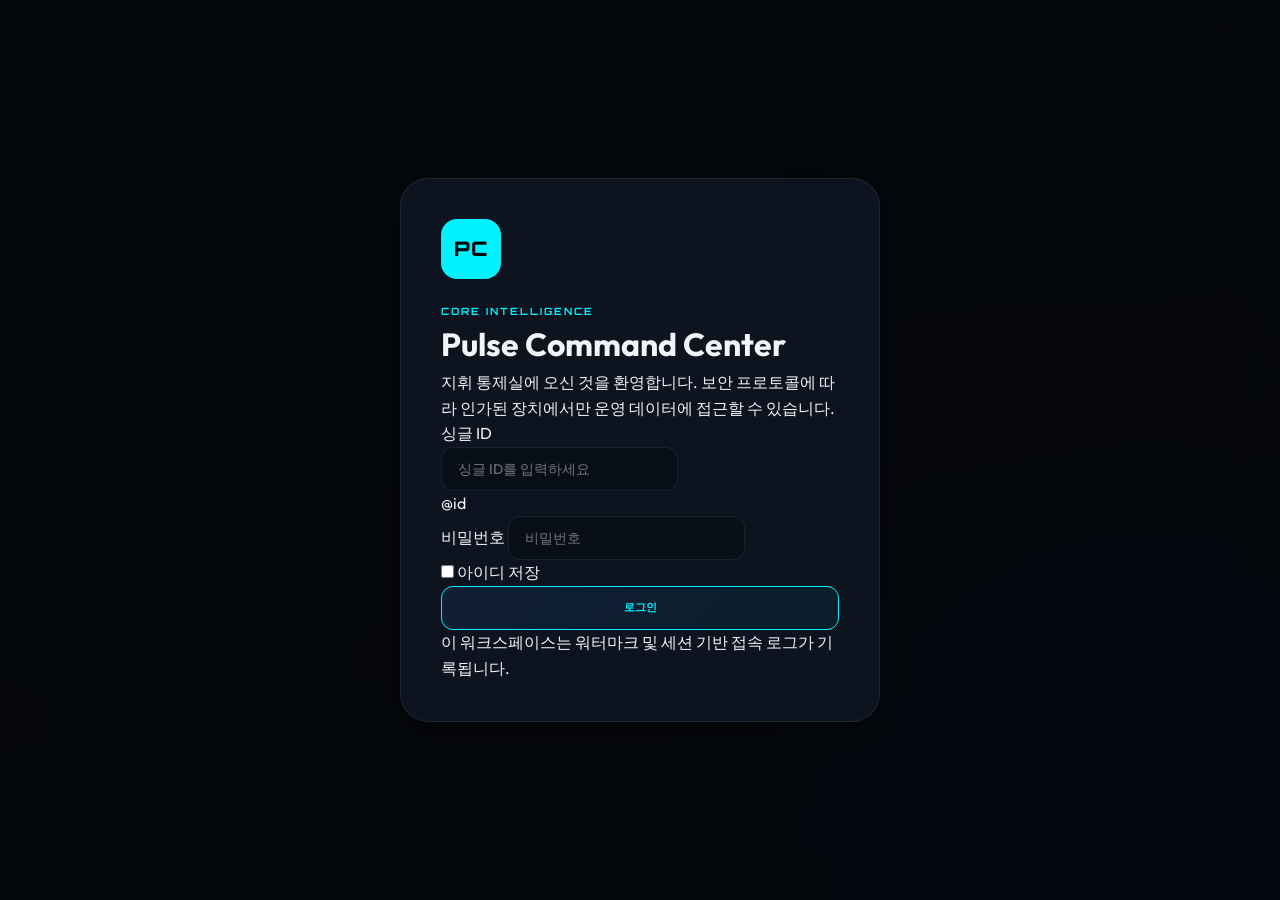
<file: docs/index.html>
<!doctype html>
<html lang="ko">
<head>
  <meta charset="utf-8"/>
  <meta name="viewport" content="width=device-width,initial-scale=1"/>
  <title>Pulse Command Center | AI Agent Office</title>
  <link rel="stylesheet" href="./assets/css/base.css" />
  <link rel="stylesheet" href="./assets/css/print.css" />
  <script src="./env.js"></script>
</head>
<body>
  <div class="print-header" id="printHeader">
    <div class="site-name" id="printSiteName"></div>
    <div class="print-meta" id="printMeta"></div>
  </div>
  <div class="login-overlay show" id="loginOverlay">
    <div class="login-card glass-container">
      <div class="login-brand">
        <div class="login-mark font-tech">PC</div>
        <div>
          <div class="eyebrow font-tech">Core Intelligence</div>
          <h1>Pulse Command Center</h1>
          <p>지휘 통제실에 오신 것을 환영합니다. 보안 프로토콜에 따라 인가된 장치에서만 운영 데이터에 접근할 수 있습니다.</p>
        </div>
      </div>

      <div class="login-grid">
        <label class="field">
          <span>싱글 ID</span>
          <div class="login-id-wrap">
            <input id="loginId" class="input login-id-input" type="text" autocomplete="username" placeholder="싱글 ID를 입력하세요" />
            <div class="login-id-suffix">@id</div>
          </div>
        </label>
        <label class="field">
          <span>비밀번호</span>
          <input id="loginPassword" class="input" type="password" autocomplete="current-password" placeholder="비밀번호" />
        </label>
      </div>

      <label class="login-save">
        <input id="rememberLoginId" type="checkbox" />
        <span>아이디 저장</span>
      </label>
      <button class="btn btn-hero" id="loginBtn" style="width:100%">로그인</button>
      <div class="login-error" id="loginError"></div>
      <div class="login-note">이 워크스페이스는 워터마크 및 세션 기반 접속 로그가 기록됩니다.</div>
    </div>
  </div>

  <div class="watermark-layer" id="watermarkLayer" aria-hidden="true"></div>

  <div class="app-shell app-shell--locked" id="appShell">
    <header class="topbar glass-container">
      <div class="brand-block">
        <div class="logo font-tech">PC</div>
        <div>
          <div class="eyebrow font-tech">Autonomous System</div>
          <div class="headline">Pulse Command Center</div>
        </div>
      </div>

      <div class="ctrl">
        <input id="dateInput" type="date" aria-label="Date" />
      </div>

      <div class="auth-box">
        <div class="auth-meta">
          <div class="auth-name" id="userName">-</div>
          <div class="auth-role" id="userRole">-</div>
        </div>
        <button class="btn btn-ghost" id="logoutBtn" type="button">로그아웃</button>
      </div>
    </header>

    <section class="hero-strip glass-container" style="margin: 20px; border-radius: 12px;">
      <div class="hero-copy">
        <div class="eyebrow font-tech">Secure Workspace Active</div>
        <h2>실시간 운영 데이터 분석 및 에이전트 협업을 위한 통합 지휘 환경입니다.</h2>
        <p id="sessionHint">보안 프로토콜을 확인 중입니다...</p>
      </div>
      <div class="hero-glow"></div>
    </section>

    <nav class="tab-row glass-container" id="tabs" style="margin: 0 20px; border-radius: 8px;">
      <button class="tab on font-tech" data-tab="worklog">Worklog</button>
      <button class="tab font-tech"    data-tab="report">Reports</button>
      <button class="tab font-tech"    data-tab="insights">Insights</button>
      <button class="tab font-tech"    data-tab="calc">Analytics</button>
      <button class="tab font-tech"    data-tab="ref">Reference</button>
      <button class="tab font-tech"    data-tab="neural">Core</button>
    </nav>

    <main>
      <section class="panel on" id="p-worklog"></section>
      <section class="panel"    id="p-report"></section>
      <section class="panel"    id="p-insights"></section>
      <section class="panel"    id="p-calc"></section>
      <section class="panel"    id="p-ref"></section>
      
      <!-- [NEW] Autonomous Skill Tree Section -->
      <section class="panel" id="p-neural">
        <div class="card glass-container">
          <div class="card-hdr">
            <h2 class="font-tech">Neural Skill Matrix</h2>
          </div>
          <div class="card-body">
            <div class="eyebrow font-tech">Core Capabilities</div>
            <div id="skillTree" class="skill-tree-hex">
              <!-- Nodes will be injected via JS -->
              <div class="skill-node active" style="top: 130px; left: 50%; transform: translateX(-50%);">
                <span class="font-tech" style="font-size: 10px;">CORE</span>
              </div>
            </div>
            <div class="login-note">자비스 코어의 성장 상태를 시각화한 신경망 맵입니다.</div>
          </div>
        </div>
      </section>
    </main>
    <footer class="glass-container" style="padding:20px; text-align:center; margin: 20px; border-radius: 8px;">
      <div style="font-size:11px; color:var(--accent-cyan); font-weight:700; letter-spacing:1px; font-family:'Orbitron', sans-serif;">
        SYSTEM STATUS: ONLINE | ENCRYPTION: ACTIVE
      </div>
      <div style="font-size:10px; color:var(--text-dim); margin-top:8px;">
        This workspace is protected by Pulse Security Protocols. Unauthorized access or data leakage is strictly prohibited.
      </div>
      <div style="font-size:9px; color:var(--text-dim); margin-top:4px; opacity: 0.5;">
        © 2026 Pulse AI Agent Office. All operations are logged.
      </div>
    </footer>
  </div>

  <div class="copy-toast" id="toast">Done</div>

  <!-- [NEW] Neural Briefing System Overlay -->
  <div id="briefingOverlay" class="glass-container">
    <div class="eyebrow font-tech">Neural Briefing</div>
    <div class="briefing-alert">
      <p id="briefingText" style="font-size: 13px; line-height: 1.6; color: var(--text-main);">
        최적화 상태를 확인 중입니다...
      </p>
    </div>
    <div id="briefingActions" style="display: flex; gap: 10px; margin-top: 15px;">
      <button class="btn btn-primary font-tech" style="font-size: 9px; flex:1">Action: Optimize</button>
      <button onclick="document.getElementById('briefingOverlay').classList.remove('visible')" 
              class="btn font-tech" style="font-size: 9px; border-color: var(--err); color: var(--err);">Ignore</button>
    </div>
  </div>

  <script type="module" src="./assets/js/app.js"></script>
</body>
</html>
</file>
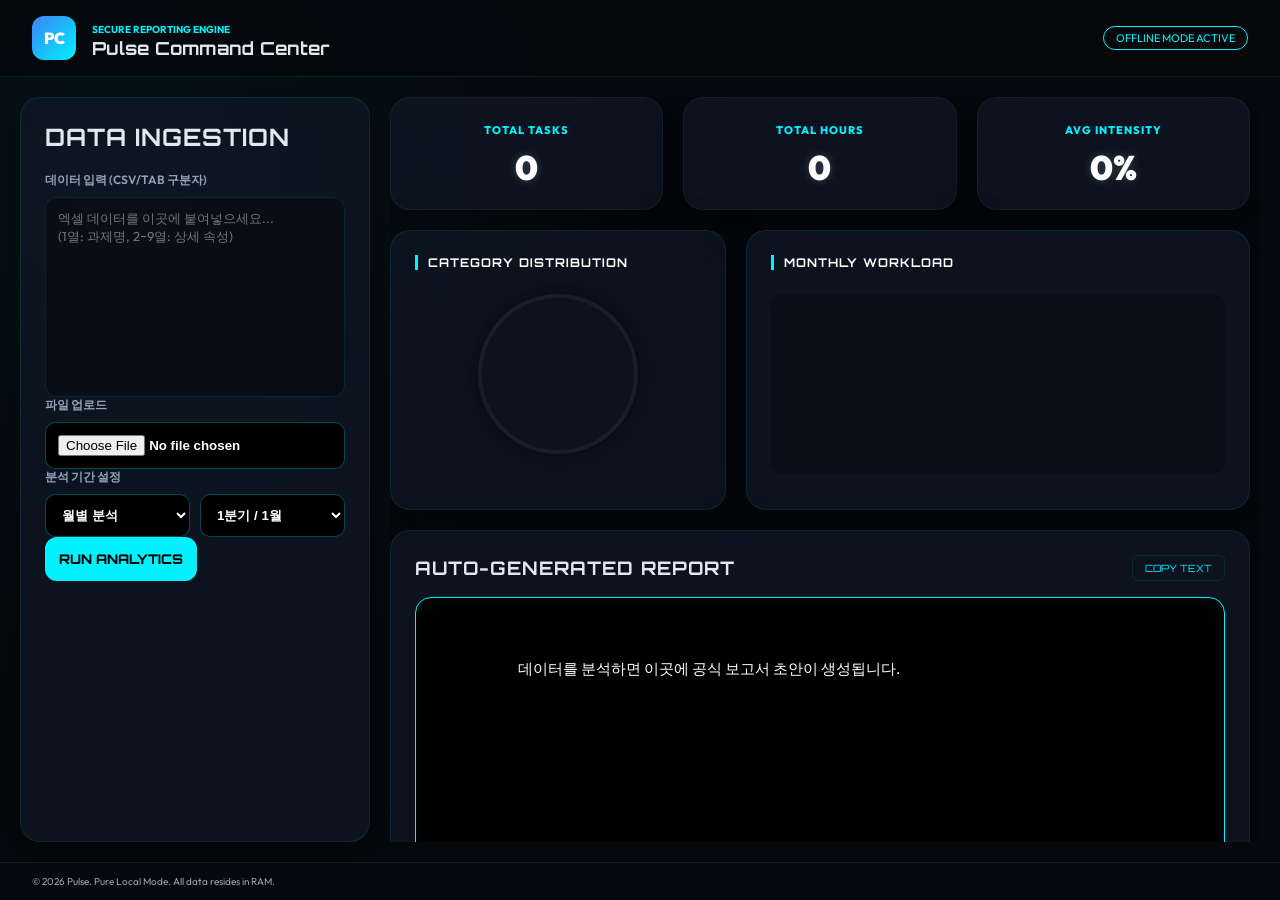
<file: pulse-reports/index.html>
<!DOCTYPE html>
<html lang="ko">
<head>
    <meta charset="UTF-8">
    <meta name="viewport" content="width=device-width, initial-scale=1.0">
    <title>Pulse | Offline Performance Reporting System</title>
    <link rel="stylesheet" href="style.css">
</head>
<body>
    <div class="app-container">
        <!-- 상단 헤더 -->
        <header class="header">
            <div class="logo-area">
                <div class="logo">PC</div>
                <div class="brand">
                    <span class="eyebrow">Secure Reporting Engine</span>
                    <h1>Pulse Command Center</h1>
                </div>
            </div>
            <div class="status-badge">OFFLINE MODE ACTIVE</div>
        </header>

        <main class="main-layout">
            <!-- 좌측 패널: 데이터 입력 및 제어 -->
            <aside class="panel-left glass">
                <div class="pane-hdr">
                    <h2 class="font-tech">DATA INGESTION</h2>
                </div>
                <div class="pane-body">
                    <div class="field">
                        <label>데이터 입력 (CSV/Tab 구분자)</label>
                        <textarea id="rawInput" placeholder="엑셀 데이터를 이곳에 붙여넣으세요...&#10;(1열: 과제명, 2~9열: 상세 속성)"></textarea>
                    </div>
                    <div class="field">
                        <label>파일 업로드</label>
                        <input type="file" id="fileInput" accept=".csv,.txt,.json">
                    </div>
                    <div class="hr"></div>
                    <div class="field">
                        <label>분석 기간 설정</label>
                        <div class="filter-group">
                            <select id="periodType">
                                <option value="month">월별 분석</option>
                                <option value="quarter">분기별 분석</option>
                            </select>
                            <select id="periodVal">
                                <option value="1">1분기 / 1월</option>
                                <option value="2">2분기 / 2월</option>
                                <option value="3">3분기 / 3월</option>
                                <option value="4">4분기 / 4월</option>
                            </select>
                        </div>
                    </div>
                    <button class="btn-primary" id="processBtn">RUN ANALYTICS</button>
                </div>
            </aside>

            <!-- 우측 패널: 시각화 및 리포트 -->
            <section class="panel-right">
                <div class="analytics-grid">
                    <!-- 요약 카드 -->
                    <div class="stat-card glass">
                        <span class="label">TOTAL TASKS</span>
                        <div class="value" id="stats-total">0</div>
                    </div>
                    <div class="stat-card glass">
                        <span class="label">TOTAL HOURS</span>
                        <div class="value" id="stats-hours">0</div>
                    </div>
                    <div class="stat-card glass">
                        <span class="label">AVG INTENSITY</span>
                        <div class="value" id="stats-avg">0%</div>
                    </div>
                </div>

                <!-- 시각화 영역 -->
                <div class="viz-row">
                    <div class="viz-card glass">
                        <h3 class="font-tech">CATEGORY DISTRIBUTION</h3>
                        <div id="chart-pie" class="custom-pie"></div>
                        <div id="pie-legend" class="legend"></div>
                    </div>
                    <div class="viz-card glass">
                        <h3 class="font-tech">MONTHLY WORKLOAD</h3>
                        <div id="chart-bar" class="custom-bar-container"></div>
                    </div>
                </div>

                <!-- 자동 보고서 출력 -->
                <div class="report-area glass">
                    <div class="report-hdr">
                        <h3 class="font-tech">AUTO-GENERATED REPORT</h3>
                        <button class="btn-ghost" id="copyBtn">COPY TEXT</button>
                    </div>
                    <div class="report-content" id="reportOutput">
                        데이터를 분석하면 이곳에 공식 보고서 초안이 생성됩니다.
                    </div>
                </div>
            </section>
        </main>

        <!-- 하단 푸터 -->
        <footer class="footer">
            <div class="security-text">© 2026 Pulse. Pure Local Mode. All data resides in RAM.</div>
        </footer>
    </div>
    <script src="app.js"></script>
</body>
</html>
</file>
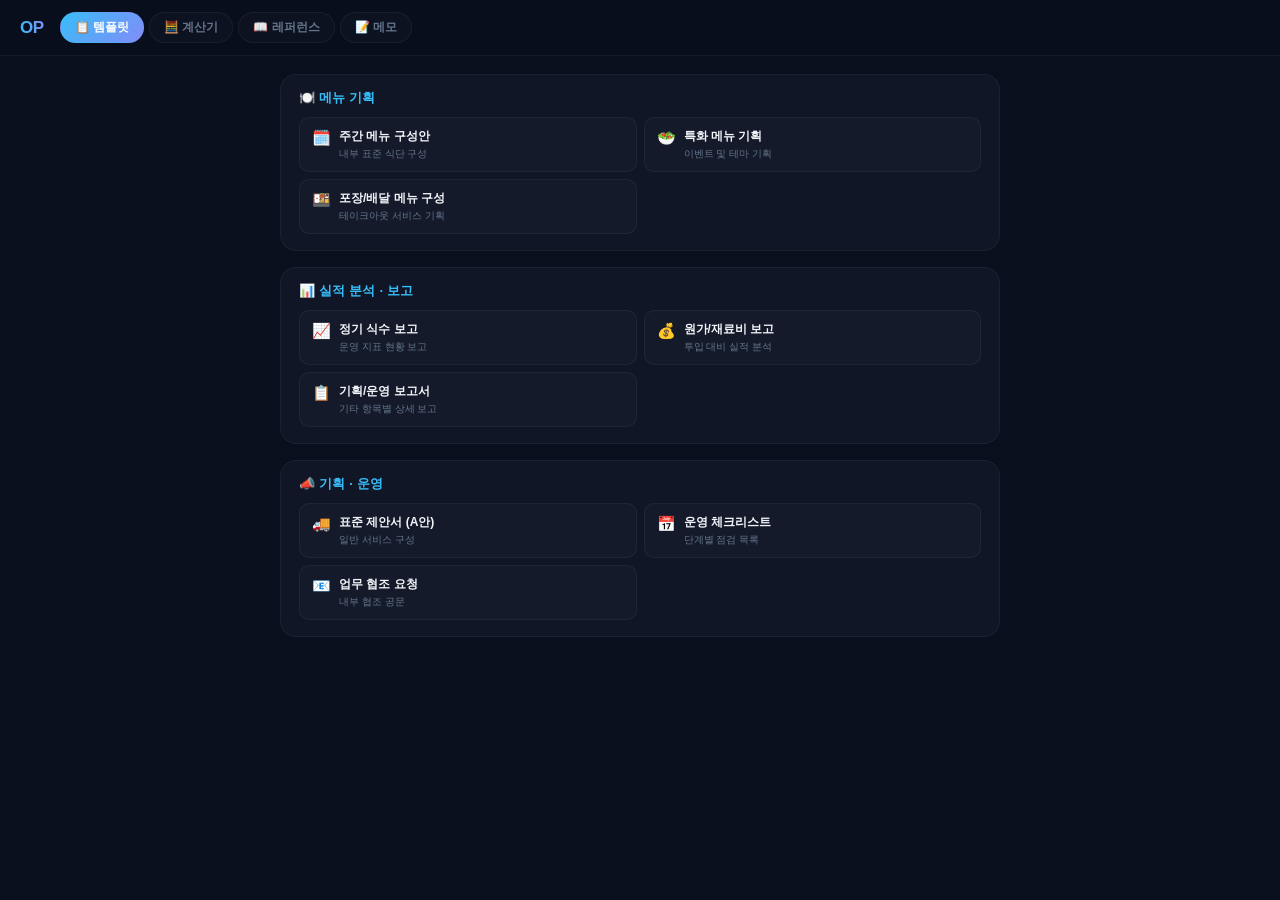
<file: jarvis_dashboard.html>
<!doctype html>
<html lang="ko">
<head>
<meta charset="utf-8"/>
<meta name="viewport" content="width=device-width,initial-scale=1"/>
<title>업무 대시보드</title>
<style>
:root{
  --bg:#0a0f1e;--surface:#111827;--card:rgba(17,24,39,.9);
  --border:rgba(148,163,184,.08);--border-h:rgba(56,189,248,.22);
  --acc:#38bdf8;--acc2:#818cf8;--acc3:#a78bfa;
  --ok:#34d399;--warn:#fbbf24;--err:#f87171;
  --tx:#f1f5f9;--muted:#64748b;--dim:#475569;--r:12px;
}
*{box-sizing:border-box;margin:0;padding:0;-webkit-font-smoothing:antialiased}
body{background:var(--bg);color:var(--tx);font-family:'Segoe UI','Malgun Gothic',sans-serif;min-height:100vh}
input,textarea,select,button{font-family:inherit}
/* ── 헤더 ── */
header{background:rgba(10,15,30,.95);border-bottom:1px solid var(--border);padding:12px 20px;display:flex;align-items:center;gap:12px;backdrop-filter:blur(20px);position:sticky;top:0;z-index:100}
.logo{font-size:17px;font-weight:900;letter-spacing:-.5px;background:linear-gradient(90deg,var(--acc),var(--acc2));-webkit-background-clip:text;-webkit-text-fill-color:transparent;white-space:nowrap;margin-right:4px}
.tab-row{display:flex;gap:5px;overflow-x:auto;scrollbar-width:none;flex:1}
.tab-row::-webkit-scrollbar{display:none}
.tab{padding:6px 14px;border-radius:99px;border:1.5px solid var(--border);background:rgba(255,255,255,.02);color:var(--muted);font-size:12px;font-weight:800;cursor:pointer;transition:all .2s;white-space:nowrap}
.tab:hover{border-color:var(--acc);color:var(--tx)}
.tab.on{background:linear-gradient(135deg,var(--acc),var(--acc2));color:#fff;border-color:transparent}
/* ── 메인 ── */
main{padding:18px 20px;max-width:760px;margin:0 auto;display:flex;flex-direction:column;gap:16px}
/* ── 카드 ── */
.card{background:var(--card);border:1px solid var(--border);border-radius:16px;overflow:hidden}
.card-hdr{padding:14px 18px 10px;display:flex;align-items:center;justify-content:space-between}
.card-hdr h2{font-size:13px;font-weight:900;color:var(--acc);letter-spacing:.2px}
.card-body{padding:0 18px 16px}
/* ── 템플릿 그리드 ── */
.tpl-grid{display:grid;grid-template-columns:1fr 1fr;gap:7px}
@media(max-width:480px){.tpl-grid{grid-template-columns:1fr}}
.tpl{display:flex;align-items:flex-start;gap:8px;padding:10px 12px;border-radius:10px;border:1px solid var(--border);background:rgba(255,255,255,.02);cursor:pointer;transition:all .2s;text-align:left;width:100%}
.tpl:hover{border-color:var(--border-h);background:rgba(56,189,248,.04)}
.tpl-ic{font-size:15px;flex-shrink:0;margin-top:1px}
.tpl-info{flex:1;min-width:0}
.tpl-label{font-size:12px;font-weight:800;color:var(--tx);display:block;margin-bottom:2px}
.tpl-sub{font-size:10px;color:var(--muted);line-height:1.4;display:block;overflow:hidden;text-overflow:ellipsis;white-space:nowrap}
.copy-toast{position:fixed;bottom:28px;left:50%;transform:translateX(-50%);background:var(--ok);color:#fff;font-size:12px;font-weight:800;padding:8px 20px;border-radius:99px;pointer-events:none;opacity:0;transition:opacity .25s;z-index:999;white-space:nowrap}
.copy-toast.show{opacity:1}
/* ── 계산기 ── */
.calc-grid{display:grid;grid-template-columns:1fr 1fr;gap:10px}
@media(max-width:480px){.calc-grid{grid-template-columns:1fr}}
.calc-box{background:rgba(0,0,0,.2);border:1px solid var(--border);border-radius:var(--r);padding:14px}
.calc-box h3{font-size:11px;font-weight:800;color:var(--acc2);margin-bottom:10px;letter-spacing:.3px}
.ff{display:flex;flex-direction:column;gap:3px;margin-bottom:8px}
.ff label{font-size:10px;color:var(--muted);font-weight:700}
.ff input,.ff select{padding:7px 10px;background:rgba(255,255,255,.04);border:1px solid var(--border);border-radius:8px;color:var(--tx);font-size:13px;font-weight:700;outline:none;transition:border-color .2s}
.ff input:focus,.ff select:focus{border-color:var(--acc)}
.calc-result{background:linear-gradient(135deg,rgba(56,189,248,.08),rgba(129,140,248,.05));border:1px solid rgba(56,189,248,.15);border-radius:8px;padding:10px 12px;margin-top:4px;font-size:13px;font-weight:900;color:var(--acc);min-height:36px;line-height:1.5}
.calc-result span{color:var(--muted);font-size:10px;font-weight:700}
.calc-btn{width:100%;height:34px;border-radius:8px;border:none;background:linear-gradient(135deg,var(--acc),var(--acc2));color:#fff;font-size:12px;font-weight:800;cursor:pointer;margin-top:6px;transition:all .2s}
.calc-btn:hover{opacity:.85}
/* ── 메모 ── */
.memo-area{width:100%;min-height:100px;padding:11px 13px;background:rgba(0,0,0,.2);border:1px solid var(--border);border-radius:var(--r);color:var(--tx);font-size:13px;line-height:1.7;resize:vertical;outline:none;transition:border-color .2s}
.memo-area:focus{border-color:var(--acc)}
.memo-area::placeholder{color:var(--dim)}
.memo-bar{display:flex;justify-content:space-between;align-items:center;margin-bottom:8px}
.memo-label{font-size:10px;color:var(--dim);font-weight:700}
.memo-save{padding:4px 12px;border-radius:6px;border:1px solid var(--border);background:none;color:var(--muted);font-size:10px;font-weight:800;cursor:pointer;transition:all .2s}
.memo-save:hover{border-color:var(--ok);color:var(--ok)}
.memo-saved{color:var(--ok);font-size:10px;font-weight:800;opacity:0;transition:opacity .3s}
/* ── 레퍼런스 테이블 ── */
.ref-tbl{width:100%;border-collapse:collapse;font-size:12px}
.ref-tbl th{padding:8px 10px;text-align:left;color:var(--muted);font-size:10px;font-weight:800;border-bottom:1px solid var(--border);background:rgba(255,255,255,.01);text-transform:uppercase;letter-spacing:.4px}
.ref-tbl td{padding:8px 10px;border-bottom:1px solid rgba(255,255,255,.03);font-weight:700;vertical-align:top}
.ref-tbl td:first-child{color:var(--acc);font-weight:800;white-space:nowrap}
.ref-tbl tr:last-child td{border-bottom:none}
.badge{display:inline-block;padding:2px 7px;border-radius:5px;font-size:10px;font-weight:800}
.badge.ok{background:rgba(52,211,153,.1);color:var(--ok)}
.badge.warn{background:rgba(251,191,36,.1);color:var(--warn)}
.badge.err{background:rgba(248,113,113,.1);color:var(--err)}
/* ── 탭 패널 ── */
.panel{display:none}.panel.on{display:flex;flex-direction:column;gap:16px}
</style>
</head>
<body>

<header>
  <div class="logo">OP</div>
  <div class="tab-row" id="tabs">
    <button class="tab on" data-p="template" onclick="switchTab(this,'template')">📋 템플릿</button>
    <button class="tab" data-p="calc"     onclick="switchTab(this,'calc')">🧮 계산기</button>
    <button class="tab" data-p="ref"      onclick="switchTab(this,'ref')">📖 레퍼런스</button>
    <button class="tab" data-p="memo"     onclick="switchTab(this,'memo')">📝 메모</button>
  </div>
</header>

<main>

<!-- ════ 템플릿 탭 ════ -->
<div class="panel on" id="p-template">

  <div class="card">
    <div class="card-hdr"><h2>🍽️ 메뉴 기획</h2></div>
    <div class="card-body">
      <div class="tpl-grid" id="g-menu"></div>
    </div>
  </div>

  <div class="card">
    <div class="card-hdr"><h2>📊 실적 분석 · 보고</h2></div>
    <div class="card-body">
      <div class="tpl-grid" id="g-report"></div>
    </div>
  </div>

  <div class="card">
    <div class="card-hdr"><h2>📣 기획 · 운영</h2></div>
    <div class="card-body">
      <div class="tpl-grid" id="g-ops"></div>
    </div>
  </div>

</div>

<!-- ════ 계산기 탭 ════ -->
<div class="panel" id="p-calc">

  <div class="card">
    <div class="card-hdr"><h2>🧮 빠른 계산기</h2></div>
    <div class="card-body">
      <div class="calc-grid">

        <!-- 회전율 -->
        <div class="calc-box">
          <h3>🔄 회전율</h3>
          <div class="ff"><label>중식 DI 식수</label><input type="number" id="c-di" placeholder="350" oninput="calcRotation()"></div>
          <div class="ff"><label>중식 TO 식수</label><input type="number" id="c-to" placeholder="80" oninput="calcRotation()"></div>
          <div class="ff"><label>좌석 수</label><input type="number" id="c-seat" placeholder="120" oninput="calcRotation()"></div>
          <div class="ff"><label>TO 코너 수</label><input type="number" id="c-tocorner" placeholder="2" oninput="calcRotation()"></div>
          <div class="calc-result" id="r-rotation"><span>값 입력 후 자동 계산</span></div>
        </div>

        <!-- 인시당 식수 -->
        <div class="calc-box">
          <h3>👤 인시당 식수</h3>
          <div class="ff"><label>끼니</label>
            <select id="c-meal" onchange="calcPerStaff()">
              <option>조식</option><option selected>중식</option><option>석식</option><option>야식</option>
            </select>
          </div>
          <div class="ff"><label>총 식수 (DI+TO)</label><input type="number" id="c-total" placeholder="430" oninput="calcPerStaff()"></div>
          <div class="ff"><label>투입 인원</label><input type="number" id="c-staff" placeholder="6" oninput="calcPerStaff()"></div>
          <div class="calc-result" id="r-perstaff"><span>값 입력 후 자동 계산</span></div>
        </div>

        <!-- 발주량 계산 -->
        <div class="calc-box">
          <h3>📦 발주량 (1인분 기준)</h3>
          <div class="ff"><label>예상 식수</label><input type="number" id="c-headcount" placeholder="350" oninput="calcOrder()"></div>
          <div class="ff"><label>1인 중량 (g)</label><input type="number" id="c-gram" placeholder="150" oninput="calcOrder()"></div>
          <div class="ff"><label>손질 수율 (%)</label><input type="number" id="c-yield" placeholder="85" oninput="calcOrder()"></div>
          <div class="calc-result" id="r-order"><span>값 입력 후 자동 계산</span></div>
        </div>

        <!-- 재료비율 -->
        <div class="calc-box">
          <h3>💰 재료비율</h3>
          <div class="ff"><label>총 매출 (원)</label><input type="number" id="c-sales" placeholder="2800000" oninput="calcFoodCost()"></div>
          <div class="ff"><label>식재료비 (원)</label><input type="number" id="c-foodcost" placeholder="870000" oninput="calcFoodCost()"></div>
          <div class="ff"><label>목표 재료비율 (%)</label><input type="number" id="c-target" placeholder="31" oninput="calcFoodCost()"></div>
          <div class="calc-result" id="r-foodcost"><span>값 입력 후 자동 계산</span></div>
        </div>

      </div>
    </div>
  </div>

</div>

<!-- ════ 레퍼런스 탭 ════ -->
<div class="panel" id="p-ref">

  <div class="card">
    <div class="card-hdr"><h2>💰 단가 기준표 (샘플)</h2></div>
    <div class="card-body">
      <table class="ref-tbl">
        <thead><tr><th>항목</th><th>기준</th><th>비고</th></tr></thead>
        <tbody>
          <tr><td>기본 단가</td><td>0,000원</td><td><span class="badge ok">기준</span></td></tr>
          <tr><td>특수 품목</td><td>별도 편성</td><td><span class="badge warn">상한</span></td></tr>
          <tr><td>추가 지원금</td><td>조건별 상이</td><td>규정 확인 필요</td></tr>
        </tbody>
      </table>
    </div>
  </div>

  <div class="card">
    <div class="card-hdr"><h2>🥗 레시피 구성안 (샘플)</h2></div>
    <div class="card-body">
      <table class="ref-tbl">
        <thead><tr><th>재료</th><th>분량</th></tr></thead>
        <tbody>
          <tr><td>표준 양념 A</td><td>000g</td></tr>
          <tr><td>표준 양념 B</td><td>00g</td></tr>
          <tr><td>기타 조미료</td><td>적당량</td></tr>
        </tbody>
      </table>
    </div>
  </div>

</div>

<!-- ════ 메모 탭 ════ -->
<div class="panel" id="p-memo">
  <div class="card">
    <div class="card-hdr">
      <h2>📝 업무 메모</h2>
      <div style="display:flex;align-items:center;gap:8px">
        <span class="memo-saved" id="memo-saved">저장됨 ✓</span>
        <button class="memo-save" onclick="saveMemo()">저장</button>
      </div>
    </div>
    <div class="card-body">
      <div class="memo-bar">
        <span class="memo-label">로컬 저장 · 새로고침 후에도 유지</span>
      </div>
      <textarea class="memo-area" id="memo-txt" placeholder="특이사항, 발주 메모, 기획 아이디어 등 자유롭게 입력..."></textarea>
    </div>
  </div>
</div>

</main>

<!-- 복사 토스트 -->
<div class="copy-toast" id="toast">📋 클립보드에 복사됨</div>

<script>
/* ================================================================
   LAYER 0 — CONFIG  (내용 수정만 여기서)
================================================================ */
const TPL = {
  menu: [
    { ic:'🗓️', lb:'주간 메뉴 구성안',       sub:'내부 표준 식단 구성',
      txt:`[주간 메뉴 구성안 — 표준 단가 기준]\n\n월: \n화: \n수: \n목: \n금: \n\n※ 영양 균형 및 원가 가이드 준수` },
    { ic:'🥗', lb:'특화 메뉴 기획',        sub:'이벤트 및 테마 기획',
      txt:`[특화 메뉴 기획안]\n\n구성 포인트:\n  - 메인:\n  - 사이드:\n  - 음료:\n\n운영 관리 포인트:\n  - 품질 기준:\n  - 원가 검토:` },
    { ic:'🍱', lb:'포장/배달 메뉴 구성',    sub:'테이크아웃 서비스 기획',
      txt:`[포장/배달 메뉴 구성안]\n\n구성:\n  - 메인:\n  - 사이드:\n  - 음용류:\n\n예상 비율: __%` },
  ],
  report: [
    { ic:'📈', lb:'정기 식수 보고',         sub:'운영 지표 현황 보고',
      txt:`[정기 식수 현황 보고]\n\n기준일:\n\n▸ 평균 식수: ____식\n▸ 최고/최저: ____식 / ____식\n\n특이사항:\n원인 분석:\n개선 방안:` },
    { ic:'💰', lb:'원가/재료비 보고',       sub:'투입 대비 실적 분석',
      txt:`[원가/재료비 분석 보고]\n\n기간:\n\n▸ 목표 비율: ___%\n▸ 실제 실적: ___%\n\n주요 편차 원인:\n향후 관리 계획:` },
    { ic:'📋', lb:'기획/운영 보고서',       sub:'기타 항목별 상세 보고',
      txt:`[항목별 기획/운영 보고안]\n\n일시:\n장소:\n\n평가 항목:\n  1.\n  2.\n  3.\n\n준비 및 조치 사항:\n결과 보고:` },
  ],
  ops: [
    { ic:'🚚', lb:'표준 제안서 (A안)',      sub:'일반 서비스 구성',
      txt:`[표준 서비스 제안서 — A안]\n\n대상:\n일시:\n인원: ____명\n\n구성:\n  - 항목 1:\n  - 항목 2:\n\n단가: ____원/인\n총 견적: ____원` },
    { ic:'📅', lb:'운영 체크리스트',        sub:'단계별 점검 목록',
      txt:`[표준 운영 체크리스트]\n\n▸ 사전 점검\n  □ 품목/수량 확정\n  □ 공급처 확인\n\n▸ 당일 점검\n  □ 준비 완료 시간:\n  □ 담당 보안 확인:\n\n▸ 사후 점검\n  □ 현장 정리` },
    { ic:'📧', lb:'업무 협조 요청',         sub:'내부 협조 공문',
      txt:`수신: ___ 담당자님\n발신: Pulse 운영팀\n제목: [협조 요청] ___\n\n안녕하세요. Pulse 운영팀입니다.\n\n아래와 같이 협조를 요청드리오니 검토를 부탁드립니다.\n\n▸ 목적:\n▸ 일시:\n▸ 요청 내용:\n\n회신 부탁드립니다.\n감사합니다.` },
  ]
};

/* ================================================================
   LAYER 1 — STATE
================================================================ */
const STATE = {
  tab: 'template',
  memo: localStorage.getItem('p_memo') || ''
};

/* ================================================================
   LAYER 2 — TEMPLATES
================================================================ */
function makeTplBtn(t, groupId) {
  return `<button class="tpl" onclick="copyTpl(${JSON.stringify(t.txt)})">
    <span class="tpl-ic">${t.ic}</span>
    <span class="tpl-info">
      <span class="tpl-label">${t.lb}</span>
      <span class="tpl-sub">${t.sub}</span>
    </span>
  </button>`;
}

/* ================================================================
   LAYER 3 — (API 없음 — 오프라인 전용)
================================================================ */

/* ================================================================
   LAYER 4 — HANDLERS
================================================================ */
function switchTab(btn, panelId) {
  document.querySelectorAll('.tab').forEach(b => b.classList.remove('on'));
  document.querySelectorAll('.panel').forEach(p => p.classList.remove('on'));
  btn.classList.add('on');
  document.getElementById('p-' + panelId).classList.add('on');
  STATE.tab = panelId;
}

function copyTpl(txt) {
  navigator.clipboard.writeText(txt).catch(() => {
    const ta = document.createElement('textarea');
    ta.value = txt; document.body.appendChild(ta);
    ta.select(); document.execCommand('copy');
    document.body.removeChild(ta);
  });
  const t = document.getElementById('toast');
  t.classList.add('show');
  setTimeout(() => t.classList.remove('show'), 1800);
}

function saveMemo() {
  const val = document.getElementById('memo-txt').value;
  localStorage.setItem('p_memo', val);
  STATE.memo = val;
  const el = document.getElementById('memo-saved');
  el.style.opacity = '1';
  setTimeout(() => el.style.opacity = '0', 1500);
}

/* ── 계산기 핸들러 ── */
function n(id) { return parseFloat(document.getElementById(id)?.value) || 0; }
function setR(id, html) { document.getElementById(id).innerHTML = html; }

function calcRotation() {
  const di = n('c-di'), to = n('c-to'), seat = n('c-seat'), toc = n('c-tocorner') || 1;
  if(!seat) return;
  const re = (di / seat).toFixed(2);
  const ri = ((di + to / toc) / seat).toFixed(2);
  const col = ri >= 3.5 ? 'var(--err)' : ri >= 2.5 ? 'var(--warn)' : 'var(--ok)';
  const badge = ri >= 3.5 ? '🔴 과부하' : ri >= 2.5 ? '🟡 주의' : '🟢 양호';
  setR('r-rotation', `DI전용 <b>${re}</b>회 &nbsp;|&nbsp; T/O포함 <b style="color:${col}">${ri}</b>회 &nbsp;<span style="color:${col}">${badge}</span>`);
}

function calcPerStaff() {
  const tot = n('c-total'), staff = n('c-staff');
  if(!staff) return;
  const ps = (tot / staff).toFixed(1);
  const col = ps >= 95 ? 'var(--err)' : ps >= 80 ? 'var(--warn)' : 'var(--ok)';
  const badge = ps >= 95 ? '🔴 과부하' : ps >= 80 ? '🟡 주의' : '🟢 양호';
  setR('r-perstaff', `인시당 <b style="color:${col}">${ps}식/인</b> &nbsp;<span style="color:${col}">${badge}</span>`);
}

function calcOrder() {
  const hc = n('c-headcount'), g = n('c-gram'), y = n('c-yield') || 100;
  if(!hc || !g) return;
  const raw = hc * g / (y / 100);
  const kg  = (raw / 1000).toFixed(2);
  setR('r-order', `필요량 <b>${Math.ceil(raw).toLocaleString()}g</b> <span>(${kg}kg)</span><br><span>수율 ${y}% 적용 · 1인 ${g}g 기준</span>`);
}

function calcFoodCost() {
  const sales = n('c-sales'), fc = n('c-foodcost'), target = n('c-target');
  if(!sales) return;
  const rate = (fc / sales * 100).toFixed(1);
  const diff = target ? (parseFloat(rate) - target).toFixed(1) : null;
  const col  = diff === null ? 'var(--acc)' : diff > 0 ? 'var(--err)' : 'var(--ok)';
  const note = diff === null ? '' : ` &nbsp;<span style="color:${col}">${diff > 0 ? '▲' : '▼'}${Math.abs(diff)}%p (목표 ${target}%)</span>`;
  setR('r-foodcost', `재료비율 <b style="color:${col}">${rate}%</b>${note}`);
}

/* ================================================================
   LAYER 5 — RENDER
================================================================ */
function renderTemplates() {
  document.getElementById('g-menu').innerHTML   = TPL.menu.map(t => makeTplBtn(t)).join('');
  document.getElementById('g-report').innerHTML = TPL.report.map(t => makeTplBtn(t)).join('');
  document.getElementById('g-ops').innerHTML    = TPL.ops.map(t => makeTplBtn(t)).join('');
}

/* ================================================================
   LAYER 6 — INIT
================================================================ */
(function INIT() {
  renderTemplates();
  document.getElementById('memo-txt').value = STATE.memo;
  /* 메모 자동 저장 (1.5초 디바운스) */
  let _timer;
  document.getElementById('memo-txt').addEventListener('input', () => {
    clearTimeout(_timer);
    _timer = setTimeout(saveMemo, 1500);
  });
})();
</script>
</body>
</html>
</file>
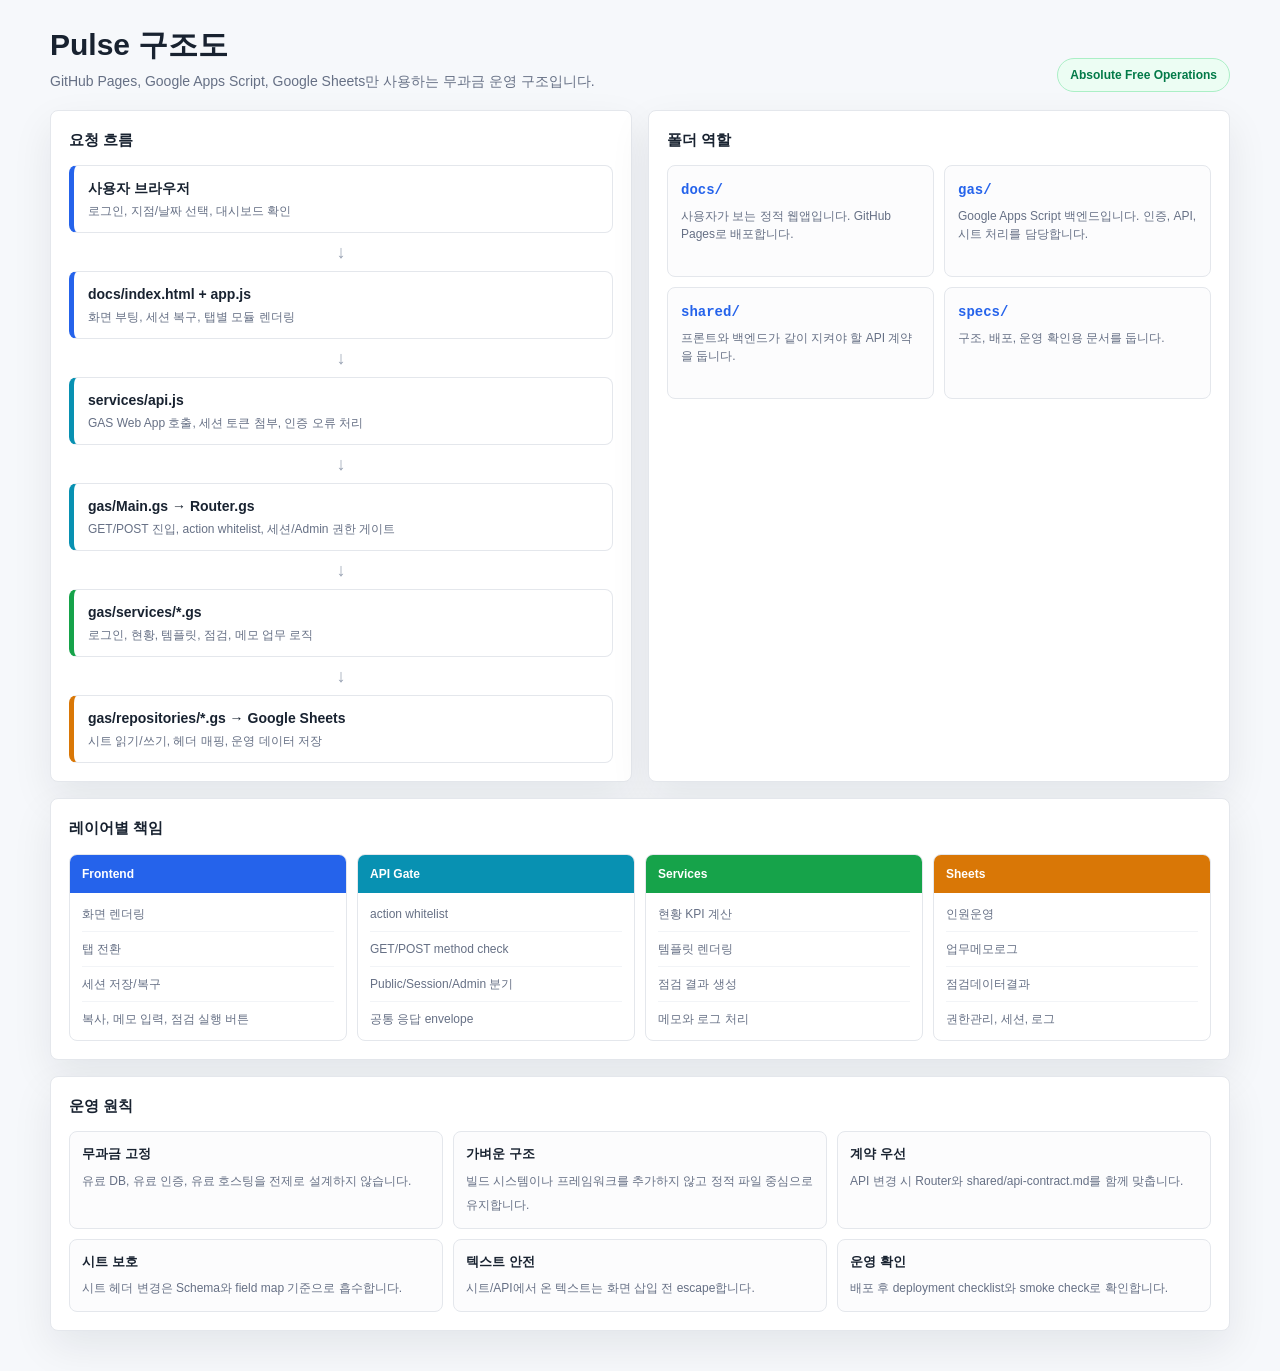
<file: docs/structure-map.html>
<!doctype html>
<html lang="ko">
<head>
  <meta charset="utf-8" />
  <meta name="viewport" content="width=device-width,initial-scale=1" />
  <title>Pulse Structure Map</title>
  <style>
    :root {
      --bg: #f6f8fb;
      --ink: #182230;
      --muted: #667085;
      --line: #cbd5e1;
      --panel: #ffffff;
      --blue: #2563eb;
      --cyan: #0891b2;
      --green: #16a34a;
      --amber: #d97706;
      --red: #dc2626;
      --shadow: 0 16px 40px rgba(15, 23, 42, .08);
    }

    * { box-sizing: border-box; }

    body {
      margin: 0;
      background: var(--bg);
      color: var(--ink);
      font-family: "Segoe UI", "Malgun Gothic", sans-serif;
      line-height: 1.5;
    }

    .page {
      width: min(1180px, calc(100% - 32px));
      margin: 0 auto;
      padding: 28px 0 40px;
    }

    .top {
      display: flex;
      align-items: flex-end;
      justify-content: space-between;
      gap: 20px;
      margin-bottom: 18px;
    }

    h1, h2, h3, p { margin: 0; }

    h1 {
      font-size: 30px;
      letter-spacing: 0;
      line-height: 1.15;
    }

    .lead {
      margin-top: 8px;
      color: var(--muted);
      font-size: 14px;
    }

    .pill {
      display: inline-flex;
      align-items: center;
      justify-content: center;
      min-height: 34px;
      padding: 7px 12px;
      border-radius: 999px;
      background: #ecfdf3;
      color: #027a48;
      border: 1px solid #abefc6;
      font-size: 12px;
      font-weight: 800;
      white-space: nowrap;
    }

    .map {
      display: grid;
      grid-template-columns: 1fr 1fr;
      gap: 16px;
    }

    .panel {
      background: var(--panel);
      border: 1px solid #e4e7ec;
      border-radius: 8px;
      box-shadow: var(--shadow);
      padding: 18px;
    }

    .panel h2 {
      font-size: 15px;
      margin-bottom: 14px;
    }

    .flow {
      display: grid;
      gap: 10px;
    }

    .node {
      border: 1px solid #e4e7ec;
      border-left: 5px solid var(--blue);
      border-radius: 8px;
      padding: 12px 14px;
      background: #fff;
    }

    .node strong {
      display: block;
      font-size: 14px;
    }

    .node span {
      display: block;
      margin-top: 3px;
      color: var(--muted);
      font-size: 12px;
    }

    .node.front { border-left-color: var(--blue); }
    .node.api { border-left-color: var(--cyan); }
    .node.logic { border-left-color: var(--green); }
    .node.data { border-left-color: var(--amber); }
    .node.guard { border-left-color: var(--red); }

    .arrow {
      display: grid;
      place-items: center;
      color: #98a2b3;
      font-weight: 900;
      font-size: 18px;
      line-height: 1;
    }

    .layers {
      display: grid;
      grid-template-columns: repeat(2, 1fr);
      gap: 10px;
    }

    .folder {
      min-height: 112px;
      border: 1px solid #e4e7ec;
      border-radius: 8px;
      padding: 13px;
      background: #fcfcfd;
    }

    .folder h3 {
      font-size: 14px;
      margin-bottom: 6px;
    }

    .folder p {
      color: var(--muted);
      font-size: 12px;
    }

    .folder code {
      color: var(--blue);
      font-weight: 800;
      font-family: Consolas, monospace;
    }

    .wide {
      grid-column: 1 / -1;
    }

    .swimlane {
      display: grid;
      grid-template-columns: repeat(4, 1fr);
      gap: 10px;
    }

    .lane {
      border: 1px solid #e4e7ec;
      border-radius: 8px;
      overflow: hidden;
      background: #fff;
    }

    .lane-title {
      padding: 10px 12px;
      color: #fff;
      font-size: 12px;
      font-weight: 900;
    }

    .lane:nth-child(1) .lane-title { background: var(--blue); }
    .lane:nth-child(2) .lane-title { background: var(--cyan); }
    .lane:nth-child(3) .lane-title { background: var(--green); }
    .lane:nth-child(4) .lane-title { background: var(--amber); }

    .lane ul {
      list-style: none;
      margin: 0;
      padding: 12px;
      display: grid;
      gap: 8px;
    }

    .lane li {
      color: var(--muted);
      font-size: 12px;
      padding-bottom: 8px;
      border-bottom: 1px solid #f2f4f7;
    }

    .lane li:last-child {
      border-bottom: 0;
      padding-bottom: 0;
    }

    .rules {
      display: grid;
      grid-template-columns: repeat(3, 1fr);
      gap: 10px;
    }

    .rule {
      border: 1px solid #e4e7ec;
      border-radius: 8px;
      padding: 12px;
      background: #fcfcfd;
    }

    .rule strong {
      display: block;
      font-size: 13px;
      margin-bottom: 4px;
    }

    .rule span {
      color: var(--muted);
      font-size: 12px;
    }

    @media (max-width: 860px) {
      .top { align-items: flex-start; flex-direction: column; }
      .map, .layers, .swimlane, .rules { grid-template-columns: 1fr; }
    }
  </style>
</head>
<body>
  <main class="page">
    <header class="top">
      <div>
        <h1>Pulse 구조도</h1>
        <p class="lead">GitHub Pages, Google Apps Script, Google Sheets만 사용하는 무과금 운영 구조입니다.</p>
      </div>
      <div class="pill">Absolute Free Operations</div>
    </header>

    <section class="map">
      <article class="panel">
        <h2>요청 흐름</h2>
        <div class="flow">
          <div class="node front">
            <strong>사용자 브라우저</strong>
            <span>로그인, 지점/날짜 선택, 대시보드 확인</span>
          </div>
          <div class="arrow">↓</div>
          <div class="node front">
            <strong>docs/index.html + app.js</strong>
            <span>화면 부팅, 세션 복구, 탭별 모듈 렌더링</span>
          </div>
          <div class="arrow">↓</div>
          <div class="node api">
            <strong>services/api.js</strong>
            <span>GAS Web App 호출, 세션 토큰 첨부, 인증 오류 처리</span>
          </div>
          <div class="arrow">↓</div>
          <div class="node api">
            <strong>gas/Main.gs → Router.gs</strong>
            <span>GET/POST 진입, action whitelist, 세션/Admin 권한 게이트</span>
          </div>
          <div class="arrow">↓</div>
          <div class="node logic">
            <strong>gas/services/*.gs</strong>
            <span>로그인, 현황, 템플릿, 점검, 메모 업무 로직</span>
          </div>
          <div class="arrow">↓</div>
          <div class="node data">
            <strong>gas/repositories/*.gs → Google Sheets</strong>
            <span>시트 읽기/쓰기, 헤더 매핑, 운영 데이터 저장</span>
          </div>
        </div>
      </article>

      <article class="panel">
        <h2>폴더 역할</h2>
        <div class="layers">
          <div class="folder">
            <h3><code>docs/</code></h3>
            <p>사용자가 보는 정적 웹앱입니다. GitHub Pages로 배포합니다.</p>
          </div>
          <div class="folder">
            <h3><code>gas/</code></h3>
            <p>Google Apps Script 백엔드입니다. 인증, API, 시트 처리를 담당합니다.</p>
          </div>
          <div class="folder">
            <h3><code>shared/</code></h3>
            <p>프론트와 백엔드가 같이 지켜야 할 API 계약을 둡니다.</p>
          </div>
          <div class="folder">
            <h3><code>specs/</code></h3>
            <p>구조, 배포, 운영 확인용 문서를 둡니다.</p>
          </div>
        </div>
      </article>

      <article class="panel wide">
        <h2>레이어별 책임</h2>
        <div class="swimlane">
          <div class="lane">
            <div class="lane-title">Frontend</div>
            <ul>
              <li>화면 렌더링</li>
              <li>탭 전환</li>
              <li>세션 저장/복구</li>
              <li>복사, 메모 입력, 점검 실행 버튼</li>
            </ul>
          </div>
          <div class="lane">
            <div class="lane-title">API Gate</div>
            <ul>
              <li>action whitelist</li>
              <li>GET/POST method check</li>
              <li>Public/Session/Admin 분기</li>
              <li>공통 응답 envelope</li>
            </ul>
          </div>
          <div class="lane">
            <div class="lane-title">Services</div>
            <ul>
              <li>현황 KPI 계산</li>
              <li>템플릿 렌더링</li>
              <li>점검 결과 생성</li>
              <li>메모와 로그 처리</li>
            </ul>
          </div>
          <div class="lane">
            <div class="lane-title">Sheets</div>
            <ul>
              <li>인원운영</li>
              <li>업무메모로그</li>
              <li>점검데이터결과</li>
              <li>권한관리, 세션, 로그</li>
            </ul>
          </div>
        </div>
      </article>

      <article class="panel wide">
        <h2>운영 원칙</h2>
        <div class="rules">
          <div class="rule">
            <strong>무과금 고정</strong>
            <span>유료 DB, 유료 인증, 유료 호스팅을 전제로 설계하지 않습니다.</span>
          </div>
          <div class="rule">
            <strong>가벼운 구조</strong>
            <span>빌드 시스템이나 프레임워크를 추가하지 않고 정적 파일 중심으로 유지합니다.</span>
          </div>
          <div class="rule">
            <strong>계약 우선</strong>
            <span>API 변경 시 Router와 shared/api-contract.md를 함께 맞춥니다.</span>
          </div>
          <div class="rule">
            <strong>시트 보호</strong>
            <span>시트 헤더 변경은 Schema와 field map 기준으로 흡수합니다.</span>
          </div>
          <div class="rule">
            <strong>텍스트 안전</strong>
            <span>시트/API에서 온 텍스트는 화면 삽입 전 escape합니다.</span>
          </div>
          <div class="rule">
            <strong>운영 확인</strong>
            <span>배포 후 deployment checklist와 smoke check로 확인합니다.</span>
          </div>
        </div>
      </article>
    </section>
  </main>
</body>
</html>
</file>
<file: docs/assets/css/base.css>
@import url('https://fonts.googleapis.com/css2?family=Orbitron:wght@400;700;900&family=Outfit:wght@300;400;600;800&display=swap');

:root {
  /* Pulse Command Center Core Palette */
  --bg-deep: #05080c;
  --bg-surface: #0a0f18;
  --bg-card: rgba(16, 24, 39, 0.75);
  --accent-cyan: #00f2ff;
  --accent-blue: #3b82f6;
  --accent-purple: #8b5cf6;
  --ok: #10b981;
  --warn: #f59e0b;
  --err: #ef4444;
  --text-main: #f1f5f9;
  --text-dim: #94a3b8;
  --border: rgba(255, 255, 255, 0.08);
  --border-glow: rgba(0, 242, 255, 0.2);
  --glow-shadow: 0 0 20px rgba(0, 242, 255, 0.15);
  --transition: all 0.3s cubic-bezier(0.4, 0, 0.2, 1);
}

/* Global Setup */
* { box-sizing: border-box; margin: 0; padding: 0; -webkit-font-smoothing: antialiased; }
html, body { min-height: 100vh; overflow-x: hidden; }

body {
  background-color: var(--bg-deep);
  background-image: 
    radial-gradient(circle at 10% 20%, rgba(0, 242, 255, 0.05) 0%, transparent 40%),
    radial-gradient(circle at 90% 80%, rgba(59, 130, 246, 0.05) 0%, transparent 40%),
    linear-gradient(180deg, #05080c 0%, #0a0f18 100%);
  color: var(--text-main);
  font-family: 'Outfit', sans-serif;
  line-height: 1.6;
}

.font-tech { font-family: 'Orbitron', sans-serif; letter-spacing: 1px; }

/* Dashboard Frame */
.app-shell { opacity: 1; transition: opacity .4s ease; }
.app-shell--locked { opacity: .05; pointer-events: none; filter: blur(5px); }

/* Glassmorphism Components */
.glass-container {
  background: var(--bg-card);
  backdrop-filter: blur(16px);
  -webkit-backdrop-filter: blur(16px);
  border: 1px solid var(--border);
  box-shadow: 0 8px 32px rgba(0, 0, 0, 0.4);
}

/* Topbar Styling */
.topbar {
  position: sticky; top: 0; z-index: 100;
  display: grid; grid-template-columns: auto 1fr auto; gap: 20px; align-items: center;
  padding: 16px 24px;
  background: rgba(5, 8, 12, 0.85);
  backdrop-filter: blur(20px);
  border-bottom: 1px solid var(--border-glow);
}

.logo {
  width: 44px; height: 44px; border-radius: 12px;
  display: grid; place-items: center; font-size: 14px; font-weight: 900;
  background: linear-gradient(135deg, var(--accent-blue), var(--accent-cyan));
  color: #fff; box-shadow: 0 0 15px rgba(0, 242, 255, 0.4);
}

.headline { font-family: 'Orbitron', sans-serif; font-size: 18px; font-weight: 700; background: linear-gradient(to bottom, #fff, #94a3b8); -webkit-background-clip: text; color: transparent; }
.eyebrow { font-size: 10px; font-weight: 700; color: var(--accent-cyan); text-transform: uppercase; letter-spacing: 2px; }

/* Navigation */
.tab-row {
  max-width: 1200px; margin: 24px auto 0; padding: 0 24px;
  display: flex; gap: 10px; overflow-x: auto; scrollbar-width: none;
}

.tab {
  padding: 12px 20px; border-radius: 12px; border: 1px solid var(--border);
  background: rgba(255, 255, 255, 0.03); color: var(--text-dim);
  font-family: 'Orbitron', sans-serif; font-size: 11px; font-weight: 700;
  cursor: pointer; transition: var(--transition); white-space: nowrap;
}

.tab:hover { border-color: var(--accent-cyan); color: var(--text-main); background: rgba(0, 242, 255, 0.05); }
.tab.on {
  background: var(--accent-cyan); color: var(--bg-deep); font-weight: 900;
  border-color: transparent; box-shadow: 0 0 15px var(--accent-cyan);
}

/* Functional Containers */
main { max-width: 1200px; margin: 0 auto; padding: 24px; display: flex; flex-direction: column; gap: 20px; }
.panel { display: none; flex-direction: column; gap: 20px; }
.panel.on { display: flex; }

.card {
  background: var(--bg-card);
  border-radius: 20px; border: 1px solid var(--border); overflow: hidden;
  box-shadow: 0 10px 30px rgba(0, 0, 0, 0.3); transition: var(--transition);
}

.card:hover { border-color: var(--border-glow); box-shadow: var(--glow-shadow); }

.card-hdr {
  padding: 18px 24px; background: rgba(255, 255, 255, 0.02);
  border-bottom: 1px solid var(--border);
}

.card-hdr h2 { font-family: 'Orbitron', sans-serif; font-size: 13px; font-weight: 700; color: var(--accent-cyan); }
.card-body { padding: 24px; }

/* Interactive & Forms */
.btn, button.btn-tech {
  height: 44px; padding: 0 24px; border-radius: 12px; border: 1px solid var(--accent-cyan);
  background: linear-gradient(135deg, rgba(59, 130, 246, 0.1), rgba(0, 242, 255, 0.05));
  color: var(--accent-cyan); font-family: 'Orbitron', sans-serif; font-size: 11px; font-weight: 700;
  cursor: pointer; transition: var(--transition);
  display: inline-flex; align-items: center; justify-content: center; gap: 8px;
}

.btn:hover, button.btn-tech:hover {
  background: var(--accent-cyan); color: var(--bg-deep);
  box-shadow: 0 0 20px var(--accent-cyan);
}

.btn-primary { background: var(--accent-cyan); color: var(--bg-deep); }

input, select, textarea, .input {
  background: rgba(0, 0, 0, 0.2); border: 1px solid var(--border);
  padding: 12px 16px; border-radius: 12px; color: var(--text-main); font-family: 'Outfit', sans-serif;
  font-size: 14px; transition: var(--transition); outline: none;
}

input:focus, select:focus, textarea:focus { border-color: var(--accent-cyan); box-shadow: 0 0 10px rgba(0, 242, 255, 0.2); }

/* Grid Layouts */
.grid2 { display: grid; grid-template-columns: repeat(2, 1fr); gap: 16px; }
.metric-grid { display: grid; grid-template-columns: repeat(4, 1fr); gap: 16px; }

.kv { display: flex; justify-content: space-between; padding: 12px 0; border-bottom: 1px solid var(--border); }
.kv:last-child { border-bottom: none; }
.kv .k { color: var(--text-dim); font-size: 12px; font-weight: 600; }
.kv .v { font-weight: 800; font-size: 15px; color: var(--accent-cyan); font-family: 'Orbitron', sans-serif; }

/* Calculator UI */
.calc-grid { display: grid; grid-template-columns: repeat(2, 1fr); gap: 16px; }
.calc-box { background: rgba(0, 0, 0, 0.3); border-radius: 16px; padding: 20px; border: 1px solid var(--border); }
.ff { display: flex; flex-direction: column; gap: 6px; margin-bottom: 12px; }
.ff label { font-size: 11px; font-weight: 700; color: var(--text-dim); text-transform: uppercase; }
.calc-result { 
  margin-top: 12px; padding: 16px; border-radius: 12px; background: rgba(0, 242, 255, 0.05);
  border: 1px solid var(--border-glow); color: var(--accent-cyan); font-family: 'Orbitron', sans-serif; font-weight: 700;
}

/* Authentication Overlay */
.login-overlay {
  position: fixed; inset: 0; display: none; place-items: center; z-index: 1000;
  background: rgba(5, 8, 12, 0.85); backdrop-filter: blur(24px);
}
.login-overlay.show { display: grid; }

.login-card {
  width: min(92vw, 480px); padding: 40px; border-radius: 28px;
}

.login-mark { 
  width: 60px; height: 60px; border-radius: 16px; background: var(--accent-cyan); color: var(--bg-deep);
  display: grid; place-items: center; font-weight: 900; font-size: 20px; margin-bottom: 24px;
}

/* Utilities */
.badge { padding: 4px 10px; border-radius: 20px; font-size: 10px; font-weight: 800; text-transform: uppercase; }
.badge.ok { background: rgba(16, 185, 129, 0.1); color: var(--ok); border: 1px solid var(--ok); }

.copy-toast {
  position: fixed; bottom: 32px; left: 50%; transform: translateX(-50%);
  background: var(--accent-cyan); color: var(--bg-deep); font-weight: 800; padding: 12px 24px;
  border-radius: 999px; opacity: 0; transition: var(--transition); z-index: 1000;
}
.copy-toast.show { opacity: 1; }

.watermark-layer {
  display: none; position: fixed; inset: -20%; pointer-events: none; z-index: 10;
  grid-template-columns: repeat(4, 1fr); transform: rotate(-25deg); opacity: 0.1;
}
.watermark-layer.show { display: grid; }
.watermark-layer span { font-size: 14px; font-weight: 900; color: var(--text-dim); white-space: nowrap; }

/* Neural Core: Skill Tree & Briefing Integration */
@keyframes node-pulse {
  0% { transform: scale(1); box-shadow: 0 0 10px var(--accent-cyan); }
  50% { transform: scale(1.05); box-shadow: 0 0 25px var(--accent-cyan); }
  100% { transform: scale(1); box-shadow: 0 0 10px var(--accent-cyan); }
}

@keyframes link-flow {
  0% { opacity: 0.2; transform: scaleX(0.9); }
  50% { opacity: 0.6; transform: scaleX(1.1); }
  100% { opacity: 0.2; transform: scaleX(0.9); }
}

.skill-tree-hex {
  position: relative; width: 100%; height: 320px; 
  background: radial-gradient(circle at center, rgba(0, 242, 255, 0.03) 0%, transparent 70%);
  border-radius: 24px; margin-top: 15px; overflow: hidden;
}

.skill-node {
  position: absolute; width: 56px; height: 56px;
  background: var(--bg-card); border: 2px solid var(--border);
  border-radius: 14px; display: flex; flex-direction: column;
  align-items: center; justify-content: center; cursor: pointer;
  transition: var(--transition); z-index: 2;
}

.skill-node.active {
  border-color: var(--accent-cyan);
  animation: node-pulse 3s infinite ease-in-out;
}

.skill-node:hover {
  border-color: var(--accent-purple);
  box-shadow: 0 0 20px var(--accent-purple);
  transform: translateY(-5px);
}

.skill-link {
  position: absolute; height: 1px;
  background: linear-gradient(to right, var(--accent-cyan), transparent);
  transform-origin: 0 0; opacity: 0.3; z-index: 1;
  animation: link-flow 4s infinite linear;
}

#briefingOverlay {
  position: fixed; bottom: 30px; right: 30px; 
  width: 340px; padding: 24px; border-radius: 24px; 
  z-index: 500; transform: translateY(100px); opacity: 0;
  transition: all 0.5s cubic-bezier(0.19, 1, 0.22, 1);
}

#briefingOverlay.visible {
  transform: translateY(0); opacity: 1;
}

.briefing-alert {
  border-left: 3px solid var(--accent-cyan);
  padding-left: 15px; margin: 15px 0;
}

/* Responsive */
@media (max-width: 900px) {
  .metric-grid, .grid2, .calc-grid { grid-template-columns: repeat(2, 1fr); }
  .topbar { grid-template-columns: 1fr; justify-items: flex-start; }
}

@media (max-width: 600px) {
  .metric-grid, .grid2, .calc-grid { grid-template-columns: 1fr; }
  .login-card { padding: 30px 20px; }
}

/* Hardened Security Footer Styling */
footer { grid-column: 1 / -1; }
</file>
<file: docs/assets/css/print.css>
/* ============================================================
   print.css
   base.css 하단에 병합하거나 index.html 에서 별도 link 추가:
   <link rel="stylesheet" href="./assets/css/print.css" />
   ============================================================ */

@media print {
  /* 기본 리셋 */
  * {
    -webkit-print-color-adjust: exact;
    print-color-adjust: exact;
  }

  body {
    background: #fff !important;
    color: #111 !important;
    font-size: 11pt;
  }

  /* 숨길 요소 */
  .login-overlay,
  .watermark-layer,
  .topbar,
  .hero-strip,
  .tab-row,
  .btn,
  #wl-input-card,
  #rpt-preview-card .card-hdr button,
  .wl-done-toggle,
  .wl-delete-btn,
  .calc-delete-btn,
  .calc-load-btn,
  #calc-preview-btn,
  #calc-save-btn,
  #calc-refresh-btn,
  #calc-print-btn,
  #wl-search-btn,
  #wl-print-btn,
  #wl-save-btn,
  #rpt-generate-btn,
  #rpt-refresh-btn,
  #rpt-copy-btn,
  #rpt-print-btn,
  #rpt-finalize-btn,
  .no-print-empty {
    display: none !important;
  }

  /* 인쇄 헤더 */
  .print-header {
    display: block !important;
    margin-bottom: 16pt;
    border-bottom: 1.5pt solid #111;
    padding-bottom: 8pt;
  }

  .print-header .site-name {
    font-size: 14pt;
    font-weight: 700;
  }

  .print-header .print-meta {
    font-size: 9pt;
    color: #555;
    margin-top: 2pt;
  }

  /* 패널 */
  .panel { display: block !important; }
  .panel:not(.on) { display: none !important; }

  /* 카드 */
  .card {
    background: #fff !important;
    border: 0.5pt solid #ccc !important;
    border-radius: 4pt !important;
    box-shadow: none !important;
    margin-bottom: 12pt;
    page-break-inside: avoid;
  }

  .card-hdr {
    background: #f4f4f4 !important;
    padding: 6pt 10pt !important;
    border-bottom: 0.5pt solid #ccc !important;
  }

  .card-hdr h2 {
    font-size: 10pt !important;
    color: #111 !important;
  }

  .card-body {
    padding: 10pt !important;
    color: #111 !important;
  }

  /* 텍스트 */
  .small, .muted, [style*="color:var(--muted)"] {
    color: #555 !important;
  }

  /* 업무일지 아이템 */
  .wl-item {
    border-bottom: 0.3pt solid #ddd !important;
    padding: 6pt 0 !important;
  }

  /* 인당량 테이블 */
  table {
    width: 100% !important;
    border-collapse: collapse !important;
  }

  th, td {
    border: 0.3pt solid #ccc !important;
    padding: 4pt 6pt !important;
    font-size: 9pt !important;
    color: #111 !important;
  }

  /* 보고서 미리보기 */
  #rpt-preview-body {
    font-size: 10pt !important;
    color: #111 !important;
    white-space: pre-wrap !important;
  }

  /* A4 레이아웃 */
  @page {
    size: A4 portrait;
    margin: 20mm 15mm;
  }

  main {
    padding: 0 !important;
    max-width: 100% !important;
  }
}

/* 화면에서 숨길 인쇄 전용 헤더 */
.print-header {
  display: none;
}
</file>
<file: pulse-reports/style.css>
@import url('https://fonts.googleapis.com/css2?family=Orbitron:wght@400;700&family=Outfit:wght@300;400;600&display=swap');

:root {
  --bg-deep: #05080c;
  --bg-card: rgba(16, 24, 39, 0.7);
  --accent-cyan: #00f2ff;
  --accent-blue: #3b82f6;
  --text-main: #e2e8f0;
  --text-muted: #94a3b8;
  --border: rgba(0, 242, 255, 0.1);
  --glow: 0 0 15px rgba(0, 242, 255, 0.2);
}

* { box-sizing: border-box; margin: 0; padding: 0; }
body {
  background: var(--bg-deep);
  background-image: radial-gradient(circle at 10% 20%, rgba(0, 242, 255, 0.05) 0%, transparent 40%);
  color: var(--text-main);
  font-family: 'Outfit', sans-serif;
  height: 100vh;
  overflow: hidden;
}

.font-tech { font-family: 'Orbitron', sans-serif; letter-spacing: 1px; }

.app-container {
  display: flex;
  flex-direction: column;
  height: 100vh;
}

/* Header */
.header {
  padding: 16px 32px;
  display: flex;
  justify-content: space-between;
  align-items: center;
  border-bottom: 1px solid var(--border);
  background: rgba(5, 8, 12, 0.8);
  backdrop-filter: blur(10px);
}

.logo-area { display: flex; align-items: center; gap: 16px; }
.logo {
  width: 44px; height: 44px; border-radius: 12px;
  background: linear-gradient(135deg, var(--accent-blue), var(--accent-cyan));
  display: grid; place-items: center; font-weight: 900; color: #fff;
}
.brand h1 { font-size: 18px; font-family: 'Orbitron', sans-serif; }
.eyebrow { font-size: 10px; color: var(--accent-cyan); text-transform: uppercase; font-weight: 700; }
.status-badge { font-size: 11px; padding: 4px 12px; border: 1px solid var(--accent-cyan); color: var(--accent-cyan); border-radius: 99px; }

/* Layout */
.main-layout {
  display: grid;
  grid-template-columns: 350px 1fr;
  flex: 1;
  overflow: hidden;
  padding: 20px;
  gap: 20px;
}

.glass {
  background: var(--bg-card);
  backdrop-filter: blur(20px);
  border: 1px solid var(--border);
  border-radius: 20px;
  box-shadow: 0 10px 40px rgba(0,0,0,0.4);
}

/* Left Panel */
.panel-left { padding: 24px; display: flex; flex-direction: column; gap: 20px; }
.field { display: flex; flex-direction: column; gap: 8px; }
.field label { font-size: 12px; font-weight: 600; color: var(--text-muted); text-transform: uppercase; }

textarea {
  height: 200px;
  background: rgba(0,0,0,0.3);
  border: 1px solid var(--border);
  border-radius: 12px;
  color: var(--text-main);
  padding: 12px;
  font-family: inherit;
  resize: none;
  font-size: 13px;
}

input, select {
  padding: 12px;
  background: #000000; /* 더 깊은 블랙으로 가독성 확보 */
  border: 1px solid rgba(0, 242, 255, 0.3);
  color: #ffffff; /* 순백색 텍스트 */
  border-radius: 10px;
  font-weight: 600;
  cursor: pointer;
  outline: none;
}

select option {
  background: #0a0f18;
  color: #ffffff;
  padding: 10px;
}

input:focus, select:focus {
  border-color: var(--accent-cyan);
  box-shadow: 0 0 15px rgba(0, 242, 255, 0.4);
}

.filter-group { display: grid; grid-template-columns: 1fr 1fr; gap: 10px; }

.btn-primary {
  padding: 14px;
  background: var(--accent-cyan);
  color: #000; /* 검정 글씨로 대비 극대화 */
  border: none;
  border-radius: 12px;
  font-family: 'Orbitron', sans-serif;
  font-weight: 800;
  cursor: pointer;
  transition: 0.3s;
}

.btn-primary:hover { 
  background: #ffffff;
  box-shadow: 0 0 25px var(--accent-cyan); 
  transform: translateY(-2px); 
}

/* Right Panel */
.panel-right {
  display: flex;
  flex-direction: column;
  gap: 20px;
  overflow-y: auto;
  padding-right: 10px;
}

.analytics-grid { display: grid; grid-template-columns: repeat(3, 1fr); gap: 20px; }
.stat-card { padding: 20px; text-align: center; border: 1px solid rgba(255,255,255,0.05); }
.stat-card .label { font-size: 11px; color: var(--accent-cyan); font-weight: 800; letter-spacing: 1px; }
.stat-card .value { font-size: 34px; font-weight: 900; color: #ffffff; margin-top: 8px; text-shadow: 0 0 10px rgba(255,255,255,0.2); }

.viz-row { display: grid; grid-template-columns: 1fr 1.5fr; gap: 20px; }
.viz-card { padding: 24px; min-height: 280px; }
.viz-card h3 { font-size: 12px; margin-bottom: 24px; color: #ffffff; font-weight: 700; border-left: 3px solid var(--accent-cyan); padding-left: 10px; }

/* Custom Charts */
.custom-pie {
  width: 160px; height: 160px;
  border-radius: 50%;
  margin: 0 auto;
  position: relative;
  border: 4px solid rgba(255,255,255,0.05);
  box-shadow: 0 0 20px rgba(0,0,0,0.5);
}

.legend { display: flex; flex-wrap: wrap; gap: 12px; margin-top: 24px; justify-content: center; font-size: 13px; font-weight: 600; }
.legend-item { display: flex; align-items: center; gap: 8px; padding: 4px 8px; background: rgba(255,255,255,0.03); border-radius: 6px; }

.custom-bar-container {
  height: 180px;
  display: flex;
  align-items: flex-end;
  justify-content: space-around;
  padding: 20px 10px 0;
  background: rgba(0,0,0,0.2);
  border-radius: 12px;
}

.bar-item {
  width: 32px;
  background: linear-gradient(to top, var(--accent-blue), var(--accent-cyan));
  border-radius: 6px 6px 0 0;
  position: relative;
  transition: height 0.6s cubic-bezier(0.17, 0.67, 0.83, 0.67);
}

.bar-item::after {
  content: attr(data-val);
  position: absolute; top: -24px; left: 50%; transform: translateX(-50%);
  font-size: 11px; font-weight: 800; color: var(--accent-cyan);
}

.bar-label { font-size: 11px; font-weight: 700; text-align: center; margin-top: 10px; color: #ffffff; }

/* Report Area */
.report-area { flex: 1; padding: 24px; display: flex; flex-direction: column; min-height: 400px; }
.report-hdr { display: flex; justify-content: space-between; align-items: center; margin-bottom: 16px; }
.report-content {
  background: #000000;
  padding: 30px;
  border-radius: 16px;
  line-height: 1.8;
  font-size: 15px;
  color: #ffffff; /* 텍스트 가독성 극대화 */
  white-space: pre-wrap;
  border: 1px solid var(--accent-cyan);
  box-shadow: inset 0 0 20px rgba(0, 242, 255, 0.05);
  flex: 1;
  font-family: 'Outfit', sans-serif;
}

.btn-ghost {
  background: transparent;
  border: 1px solid var(--border);
  color: var(--accent-cyan);
  padding: 6px 12px;
  border-radius: 6px;
  cursor: pointer;
  font-size: 10px;
  font-family: 'Orbitron', sans-serif;
}

/* Footer */
.footer { padding: 12px 32px; border-top: 1px solid var(--border); font-size: 10px; color: var(--text-muted); }

::-webkit-scrollbar { width: 6px; }
::-webkit-scrollbar-thumb { background: var(--border); border-radius: 10px; }
</file>
